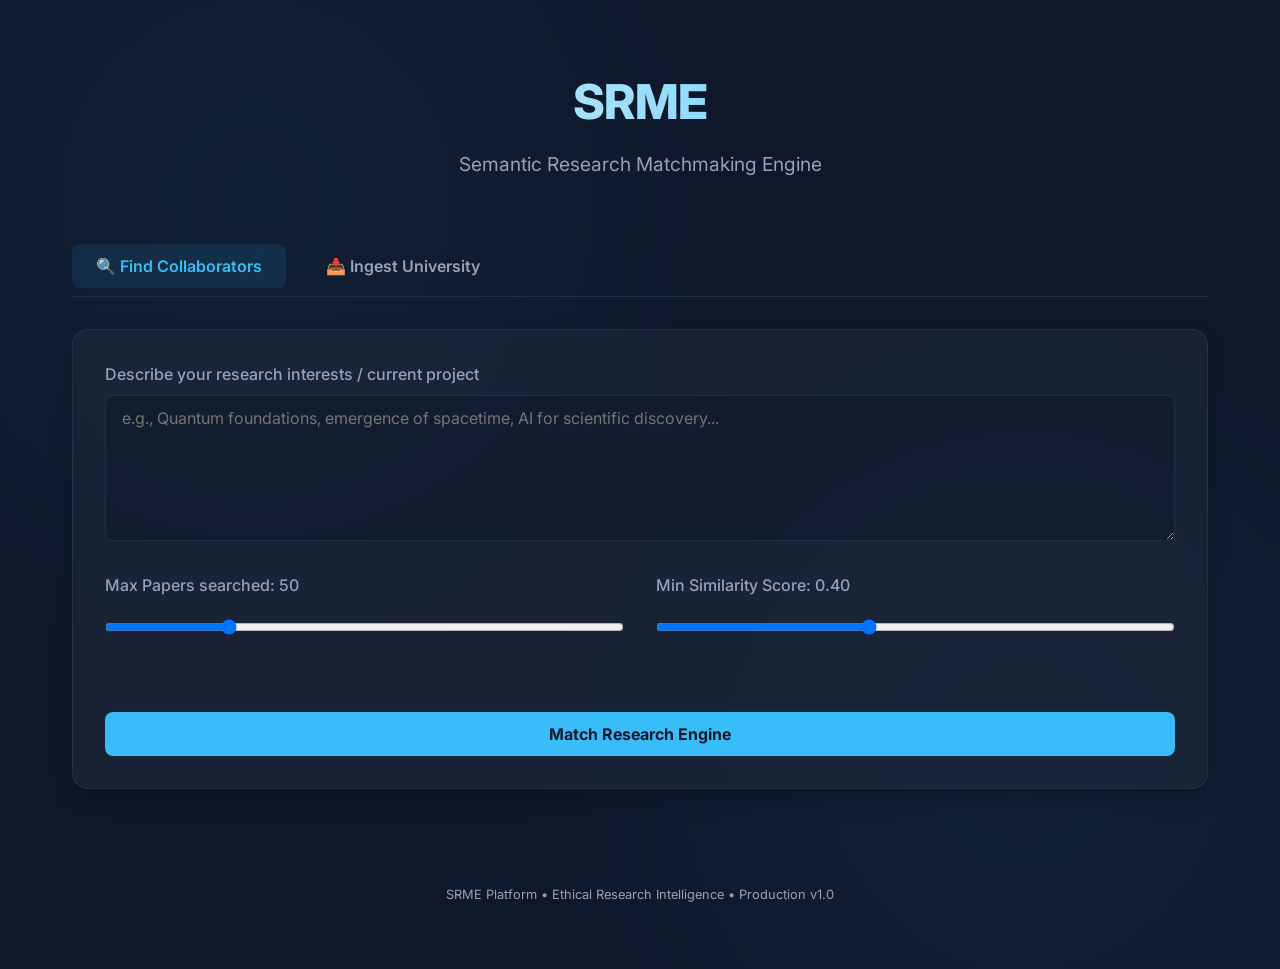
<file: frontend/static/index.html>
<!DOCTYPE html>
<html lang="en">

<head>
    <meta charset="UTF-8">
    <meta name="viewport" content="width=device-width, initial-scale=1.0">
    <title>SRME — Semantic Research Matchmaking Engine</title>
    <link rel="stylesheet" href="style.css?v=1.1">
    <link rel="preconnect" href="https://fonts.googleapis.com">
    <link rel="preconnect" href="https://fonts.gstatic.com" crossorigin>
    <link href="https://fonts.googleapis.com/css2?family=Inter:wght@400;500;600;700;800&display=swap" rel="stylesheet">
</head>

<body>
    <div class="container">
        <header>
            <h1>SRME</h1>
            <p class="subtitle">Semantic Research Matchmaking Engine</p>
        </header>

        <nav class="tabs">
            <button class="tab-btn active" data-tab="search">🔍 Find Collaborators</button>
            <button class="tab-btn" data-tab="ingest">📥 Ingest University</button>
        </nav>

        <main>
            <!-- Search Section -->
            <section id="search" class="section active">
                <div class="card">
                    <div class="form-group">
                        <label for="profile-text">Describe your research interests / current project</label>
                        <textarea id="profile-text" rows="6"
                            placeholder="e.g., Quantum foundations, emergence of spacetime, AI for scientific discovery..."></textarea>
                    </div>
                    <div style="display: grid; grid-template-columns: 1fr 1fr; gap: 2rem; margin-bottom: 2rem;">
                        <div class="form-group">
                            <label for="limit-range">Max Papers searched: <span id="limit-val">50</span></label>
                            <input type="range" id="limit-range" min="10" max="200" value="50">
                        </div>
                        <div class="form-group">
                            <label for="score-threshold">Min Similarity Score: <span id="score-val">0.40</span></label>
                            <input type="range" id="score-threshold" min="0" max="100" value="40">
                        </div>
                    </div>
                    <button id="search-btn" class="primary">Match Research Engine</button>
                </div>

                <div id="search-loading" class="loading">
                    <div class="spinner"></div>
                    <p>Analyzing global research matrix...</p>
                </div>

                <div id="results-container" class="results-grid">
                    <!-- Results will be injected here -->
                </div>
            </section>

            <!-- Ingest Section -->
            <section id="ingest" class="section">
                <div class="card">
                    <h3>Administrative Ingestion</h3>
                    <p style="color: var(--text-secondary); margin-bottom: 1.5rem; font-size: 0.9rem;">
                        Add a university department to your semantic index. This triggers background scraping and
                        embedding workers.
                    </p>
                    <div class="form-group">
                        <label for="uni-name">University Name</label>
                        <input type="text" id="uni-name" placeholder="e.g., MIT Physics">
                    </div>
                    <div class="form-group">
                        <label for="dept-url">Faculty Directory URL</label>
                        <input type="url" id="dept-url" placeholder="https://physics.mit.edu/faculty/">
                    </div>
                    <div style="display: flex; gap: 1rem; margin-top: 1rem;">
                        <button id="ingest-btn" class="primary" style="flex: 2;">Trigger Semantic Discovery</button>
                        <button onclick="exportProfessors()" class="secondary" style="flex: 1;">
                            ⬇️ Export Professors (.xlsx)
                        </button>
                    </div>
                    <div id="ingest-status" style="margin-top: 0.5rem; font-size: 0.9rem;"></div>

                    <div id="progress-container" style="display: none; margin-top: 1.5rem;">
                        <div
                            style="display: flex; justify-content: space-between; margin-bottom: 0.5rem; font-size: 0.85rem;">
                            <span id="progress-status">Processing faculty...</span>
                            <span id="progress-percent">0%</span>
                        </div>
                        <div class="progress-track"
                            style="background: rgba(255,255,255,0.1); height: 8px; border-radius: 4px; overflow: hidden;">
                            <div id="progress-bar"
                                style="background: var(--primary); width: 0%; height: 100%; transition: width 0.3s ease;">
                            </div>
                        </div>
                        <p id="progress-detail"
                            style="margin-top: 0.5rem; font-size: 0.75rem; color: var(--text-secondary);"></p>
                    </div>
                </div>
            </section>
        </main>

        <footer
            style="text-align: center; margin-top: 4rem; padding-bottom: 2rem; color: var(--text-secondary); font-size: 0.8rem;">
            SRME Platform • Ethical Research Intelligence • Production v1.0
        </footer>
    </div>

    <script>
        function exportProfessors() {
            window.location.href = "/export/professors.xlsx";
        }
    </script>
    <script src="app.js?v=1.1"></script>
</body>

</html>
</file>
<file: frontend/static/style.css>
:root {
    --bg-color: #0f172a;
    --card-bg: rgba(30, 41, 59, 0.7);
    --accent-color: #38bdf8;
    --primary: #38bdf8;
    /* Required by app.js */
    --text-primary: #f8fafc;
    --text-secondary: #94a3b8;
    --border-color: rgba(51, 65, 85, 0.5);
    --glass-blur: blur(12px);
}

* {
    margin: 0;
    padding: 0;
    box-sizing: border-box;
    font-family: 'Inter', -apple-system, BlinkMacSystemFont, "Segoe UI", Roboto, sans-serif;
}

body {
    background-color: var(--bg-color);
    color: var(--text-primary);
    line-height: 1.6;
    overflow-x: hidden;
    background-image:
        radial-gradient(circle at 20% 20%, rgba(56, 189, 248, 0.05) 0%, transparent 40%),
        radial-gradient(circle at 80% 80%, rgba(56, 189, 248, 0.05) 0%, transparent 40%);
}

.container {
    max-width: 1200px;
    margin: 0 auto;
    padding: 2rem;
}

header {
    text-align: center;
    margin-bottom: 4rem;
    padding-top: 2rem;
}

h1 {
    font-size: 3rem;
    font-weight: 800;
    letter-spacing: -0.025em;
    background: linear-gradient(to right, #fff, #38bdf8);
    -webkit-background-clip: text;
    background-clip: text;
    -webkit-text-fill-color: transparent;
    margin-bottom: 0.5rem;
}

.subtitle {
    color: var(--text-secondary);
    font-size: 1.2rem;
    font-weight: 400;
}

.tabs {
    display: flex;
    gap: 1rem;
    margin-bottom: 2rem;
    border-bottom: 1px solid var(--border-color);
    padding-bottom: 0.5rem;
}

.tab-btn {
    background: none;
    border: none;
    color: var(--text-secondary);
    font-size: 1rem;
    font-weight: 600;
    padding: 0.75rem 1.5rem;
    cursor: pointer;
    transition: all 0.3s ease;
    border-radius: 0.5rem;
}

.tab-btn.active {
    color: var(--accent-color);
    background: rgba(56, 189, 248, 0.1);
}

.section {
    display: none;
    animation: fadeIn 0.4s ease-out;
}

.section.active {
    display: block;
}

@keyframes fadeIn {
    from {
        opacity: 0;
        transform: translateY(10px);
    }

    to {
        opacity: 1;
        transform: translateY(0);
    }
}

/* Progress Bar Styles */
.progress-container {
    display: none;
    margin-top: 1.5rem;
}

.progress-header {
    display: flex;
    justify-content: space-between;
    margin-bottom: 0.5rem;
    font-size: 0.9rem;
    color: var(--text-secondary);
}

.progress-bar {
    /* JS controls width and background color */
    height: 12px;
    border-radius: 999px;
    transition: width 0.5s ease, background-color 0.5s ease;
    box-shadow: 0 0 10px rgba(56, 189, 248, 0.3);
}

.progress-fill {
    height: 100%;
    background: var(--accent-color);
    width: 0%;
    transition: width 0.5s ease;
    box-shadow: 0 0 10px rgba(56, 189, 248, 0.5);
}

.progress-status {
    margin-top: 0.5rem;
    font-size: 0.85rem;
    color: var(--text-secondary);
}

.partial-results-btn {
    display: none;
    margin-top: 1rem;
    background: white;
    color: #0f172a;
    border: none;
    padding: 0.5rem 1rem;
    border-radius: 0.25rem;
    font-weight: 600;
    cursor: pointer;
    font-size: 0.9rem;
    align-items: center;
    gap: 0.5rem;
}

.partial-results-btn:hover {
    background: #f1f5f9;
}

.card {
    background: var(--card-bg);
    backdrop-filter: var(--glass-blur);
    border: 1px solid var(--border-color);
    border-radius: 1rem;
    padding: 2rem;
    margin-bottom: 2rem;
    box-shadow: 0 10px 25px -5px rgba(0, 0, 0, 0.3);
}

.form-group {
    margin-bottom: 1.5rem;
}

label {
    display: block;
    margin-bottom: 0.5rem;
    font-weight: 500;
    color: var(--text-secondary);
}

textarea,
input {
    width: 100%;
    background: rgba(15, 23, 42, 0.5);
    border: 1px solid var(--border-color);
    border-radius: 0.5rem;
    padding: 0.75rem 1rem;
    color: var(--text-primary);
    font-size: 1rem;
    transition: border-color 0.3s ease;
}

textarea:focus,
input:focus {
    outline: none;
    border-color: var(--accent-color);
}

button.primary {
    background: var(--accent-color);
    color: #0f172a;
    border: none;
    border-radius: 0.5rem;
    padding: 0.75rem 2rem;
    font-size: 1rem;
    font-weight: 700;
    cursor: pointer;
    transition: all 0.3s ease;
    width: 100%;
}

button.primary:hover {
    transform: translateY(-2px);
    box-shadow: 0 4px 12px rgba(56, 189, 248, 0.3);
}

.results-grid {
    display: grid;
    grid-template-columns: 1fr;
    gap: 1.5rem;
}

.match-item {
    background: rgba(51, 65, 85, 0.4);
    border: 1px solid var(--border-color);
    border-radius: 0.75rem;
    padding: 1.5rem;
    transition: transform 0.3s ease;
}

.match-item:hover {
    transform: scale(1.01);
    border-color: var(--accent-color);
}

.match-header {
    display: flex;
    justify-content: space-between;
    align-items: flex-start;
    margin-bottom: 1rem;
}

.prof-info h3 {
    font-size: 1.25rem;
    color: var(--text-primary);
}

.prof-meta {
    color: var(--text-secondary);
    font-size: 0.9rem;
}

.email-link {
    color: var(--accent-color);
    text-decoration: none;
    border-bottom: 1px dashed transparent;
    transition: all 0.3s ease;
}

.email-link:hover {
    border-bottom-color: var(--accent-color);
    opacity: 0.8;
}

.paper-link {
    color: #fff;
    text-decoration: none;
    border-bottom: 1px solid transparent;
    transition: all 0.3s ease;
}

.paper-link:hover {
    color: var(--accent-color);
    border-bottom-color: var(--accent-color);
}

.score-badge {
    background: rgba(56, 189, 248, 0.2);
    color: var(--accent-color);
    padding: 0.25rem 0.75rem;
    border-radius: 999px;
    font-size: 0.8rem;
    font-weight: 700;
}

.papers-list {
    margin-top: 1rem;
    border-top: 1px solid var(--border-color);
    padding-top: 1rem;
}

.paper-item {
    margin-bottom: 0.75rem;
}

.paper-item h4 {
    font-size: 1rem;
    color: #fff;
    margin-bottom: 0.25rem;
}

.paper-meta {
    font-size: 0.8rem;
    color: var(--text-secondary);
}

.reasoning {
    margin-top: 1rem;
    background: rgba(30, 41, 59, 0.6);
    padding: 1rem;
    border-radius: 0.5rem;
    font-size: 0.9rem;
    font-style: italic;
    color: #e2e8f0;
    border-left: 3px solid var(--accent-color);
}

.loading {
    display: none;
    text-align: center;
    padding: 2rem;
}

.spinner {
    width: 40px;
    height: 40px;
    border: 4px solid rgba(56, 189, 248, 0.1);
    border-left: 4px solid var(--accent-color);
    border-radius: 50%;
    animation: spin 1s linear infinite;
    margin: 0 auto 1rem;
}

@keyframes spin {
    to {
        transform: rotate(360deg);
    }
}
</file>
